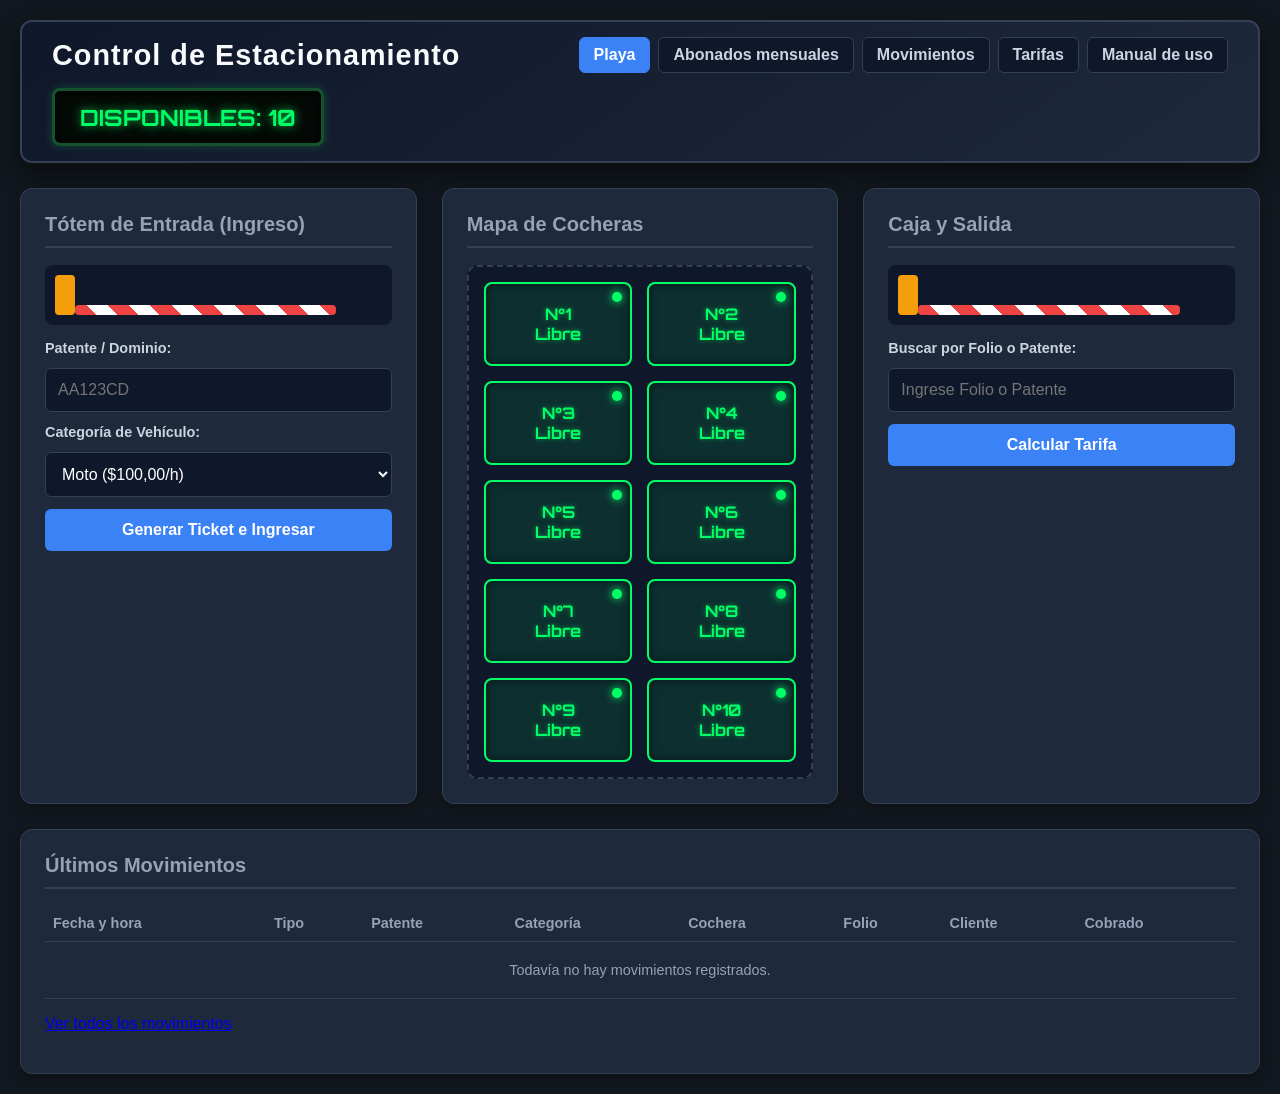
<file: index.html>
<!DOCTYPE html>
<html lang="es">
<head>
  <meta charset="UTF-8">
  <meta name="viewport" content="width=device-width, initial-scale=1.0">
  <title>Sistema de Control de Estacionamiento</title>
  <link rel="stylesheet" href="css/styles.css">
</head>
<body>
  <header>
    <h1>Control de Estacionamiento</h1>
    <nav class="menu">
      <a href="index.html" class="activo">Playa</a>
      <a href="abonados.html">Abonados mensuales</a>
      <a href="movimientos.html">Movimientos</a>
      <a href="tarifas.html">Tarifas</a>
    </nav>
    <div id="pantalla-led" class="led-panel">
      <span>DISPONIBLES: <strong id="cupos-libres">10</strong></span>
    </div>
  </header>

  <div id="mensaje" class="mensaje" style="margin-top:20px;"></div>

  <main class="grid-container">
    <!-- Tótem de Entrada y Barrera -->
    <section class="card">
      <h2>Tótem de Entrada (Ingreso)</h2>
      
      <!-- Barrera Física Visual -->
      <div class="barrera-container">
        <div class="postede-barrera"></div>
        <div id="brazo-barrera" class="brazo-barrera"></div>
      </div>

      <form id="form-ingreso">
        <label>Patente / Dominio:</label>
        <input type="text" id="patente" placeholder="AA123CD" required>

        <label>Categoría de Vehículo:</label>
        <select id="categoria">
          <option value="Moto">Moto ($100/h)</option>
          <option value="Auto">Auto ($350/h)</option>
          <option value="Camioneta">Camioneta / SUV ($500/h)</option>
          <option value="Bus">Bus ($600/h)</option>
        </select>

        <button type="submit">Generar Ticket e Ingresar</button>
      </form>
    </section>

    <!-- Mapa de Cocheras (Diseño Original) -->
    <section class="card">
      <h2>Mapa de Cocheras</h2>
      <div id="mapa-cocheras" class="cocheras-grid"></div>
    </section>

    <!-- Caja y Salida -->
    <section class="card">
      <h2>Caja y Salida</h2>

      <!-- Barrera Física Visual de Salida -->
      <div class="barrera-container">
        <div class="postede-barrera"></div>
        <div id="brazo-barrera-salida" class="brazo-barrera"></div>
      </div>

      <form id="form-salida">
        <label>Buscar por Folio o Patente:</label>
        <input type="text" id="buscar-ticket" placeholder="Ingrese Folio o Patente" required>
        <button type="submit">Calcular Tarifa</button>
      </form>
      <div id="detalle-cobro" class="comprobante"></div>
    </section>

    <section class="card card-ancha">
      <h2>Últimos Movimientos</h2>
      <div class="tabla-scroll">
        <table class="tabla" id="tabla-ultimos">
          <thead>
            <tr>
              <th>Fecha y hora</th><th>Tipo</th><th>Patente</th><th>Categoría</th><th>Cochera</th>
              <th>Folio</th><th>Cliente</th><th>Cobrado</th>
            </tr>
          </thead>
          <tbody></tbody>
        </table>
      </div>
      <p><a href="movimientos.html">Ver todos los movimientos</a></p>
    </section>
  </main>

  <script src="js/api.js"></script>
  <script src="js/app.js"></script>
</body>
</html>
</file>
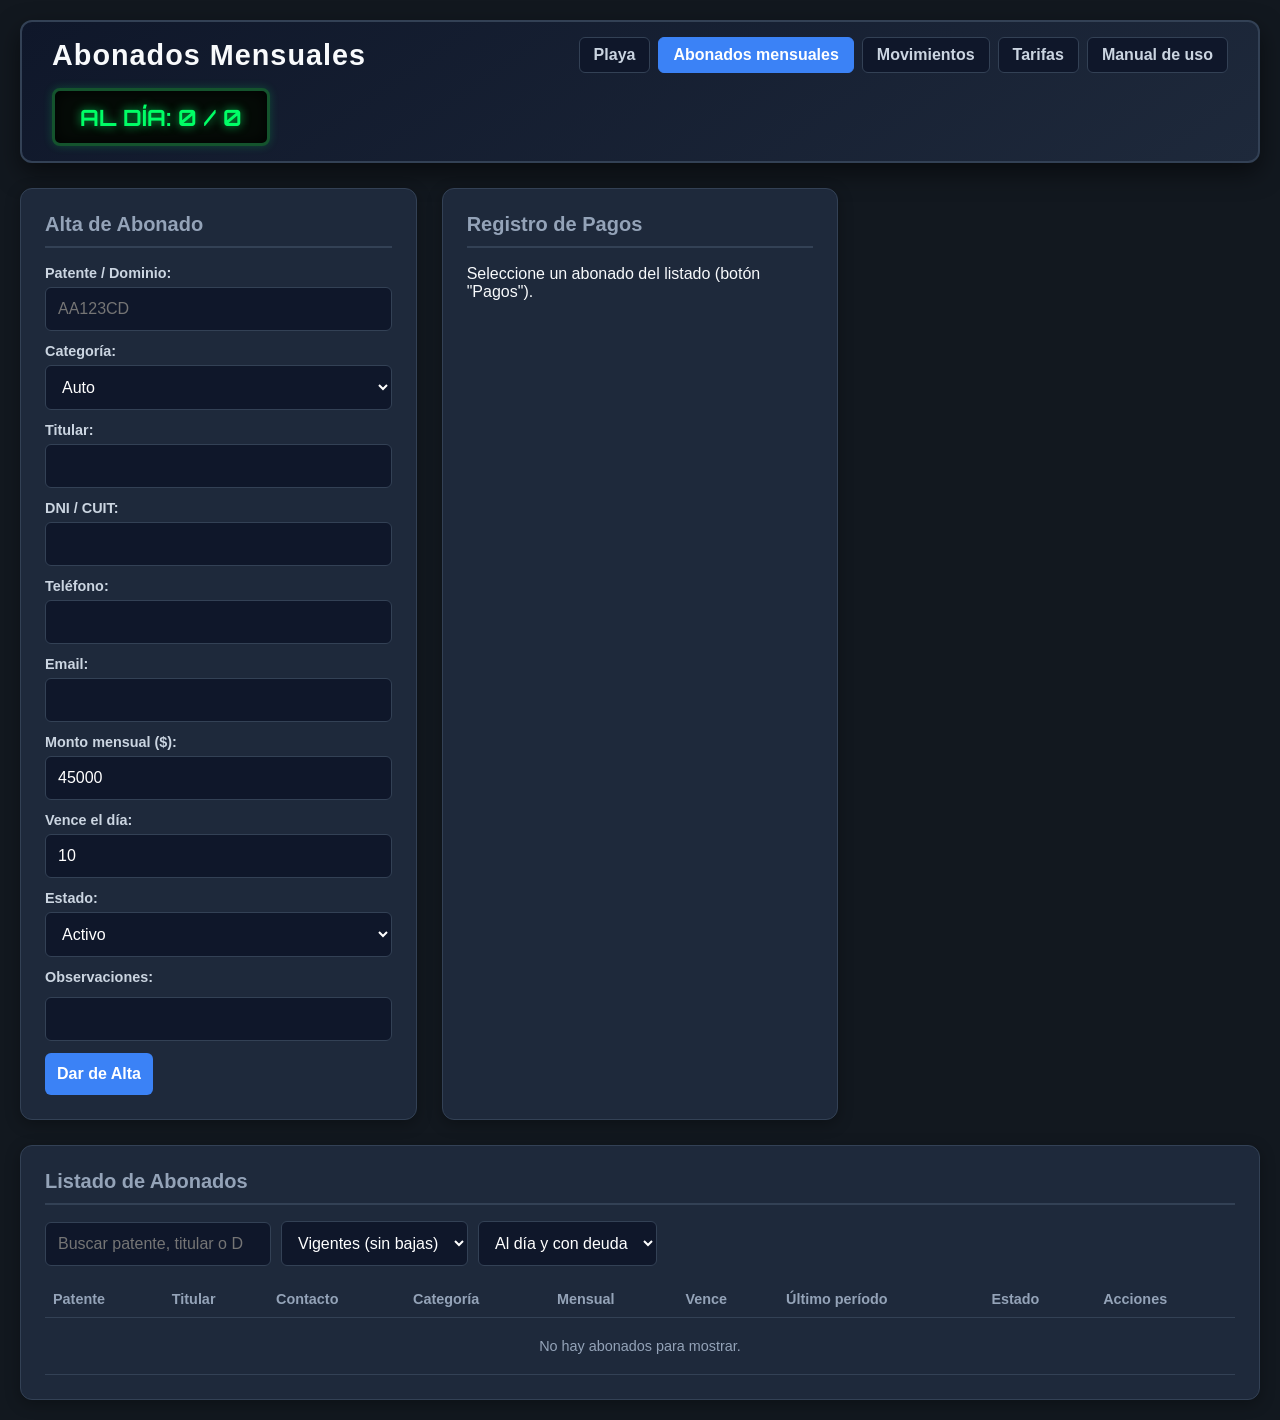
<file: abonados.html>
<!DOCTYPE html>
<html lang="es">
<head>
  <meta charset="UTF-8">
  <meta name="viewport" content="width=device-width, initial-scale=1.0">
  <title>Abonados Mensuales - Control de Estacionamiento</title>
  <link rel="stylesheet" href="css/styles.css">
</head>
<body>
  <header>
    <h1>Abonados Mensuales</h1>
    <nav class="menu">
      <a href="index.html">Playa</a>
      <a href="abonados.html" class="activo">Abonados mensuales</a>
      <a href="movimientos.html">Movimientos</a>
      <a href="tarifas.html">Tarifas</a>
    </nav>
    <div class="led-panel">
      <span>AL DÍA: <strong id="total-al-dia">0</strong> / <strong id="total-activos">0</strong></span>
    </div>
  </header>

  <div id="mensaje" class="mensaje" style="margin-top:20px;"></div>

  <main class="grid-container">
    <!-- Alta / Edición -->
    <section class="card">
      <h2 id="titulo-form">Alta de Abonado</h2>
      <form id="form-abonado">
        <input type="hidden" id="abonado-id">
        <div class="form-grid">
          <div>
            <label for="ab-patente">Patente / Dominio:</label>
            <input type="text" id="ab-patente" placeholder="AA123CD" maxlength="10" required>
          </div>
          <div>
            <label for="ab-categoria">Categoría:</label>
            <select id="ab-categoria">
              <option value="Moto">Moto</option>
              <option value="Auto" selected>Auto</option>
              <option value="Camioneta">Camioneta / SUV</option>
              <option value="Bus">Bus</option>
            </select>
          </div>
          <div>
            <label for="ab-titular">Titular:</label>
            <input type="text" id="ab-titular" maxlength="120" required>
          </div>
          <div>
            <label for="ab-documento">DNI / CUIT:</label>
            <input type="text" id="ab-documento" maxlength="20">
          </div>
          <div>
            <label for="ab-telefono">Teléfono:</label>
            <input type="tel" id="ab-telefono" maxlength="30">
          </div>
          <div>
            <label for="ab-email">Email:</label>
            <input type="email" id="ab-email" maxlength="120">
          </div>
          <div>
            <label for="ab-monto">Monto mensual ($):</label>
            <input type="number" id="ab-monto" min="1" step="0.01" required>
          </div>
          <div>
            <label for="ab-vencimiento">Vence el día:</label>
            <input type="number" id="ab-vencimiento" min="1" max="28" value="10" required>
          </div>
          <div>
            <label for="ab-estado">Estado:</label>
            <select id="ab-estado">
              <option value="activo">Activo</option>
              <option value="suspendido">Suspendido</option>
            </select>
          </div>
        </div>
        <label for="ab-observaciones">Observaciones:</label>
        <input type="text" id="ab-observaciones" maxlength="255">
        <div class="acciones">
          <button type="submit" id="btn-guardar">Dar de Alta</button>
          <button type="button" id="btn-cancelar" class="secundario" hidden>Cancelar edición</button>
        </div>
      </form>
    </section>

    <!-- Pagos del abonado seleccionado -->
    <section class="card">
      <h2>Registro de Pagos</h2>
      <p id="pago-abonado-sel">Seleccione un abonado del listado (botón "Pagos").</p>
      <form id="form-pago" hidden>
        <div class="form-grid">
          <div>
            <label for="pago-periodo">Período:</label>
            <input type="month" id="pago-periodo" required>
          </div>
          <div>
            <label for="pago-monto">Monto ($):</label>
            <input type="number" id="pago-monto" min="1" step="0.01" required>
          </div>
          <div>
            <label for="pago-medio">Medio de pago:</label>
            <select id="pago-medio">
              <option value="efectivo">Efectivo</option>
              <option value="debito">Tarjeta de débito</option>
              <option value="credito">Tarjeta de crédito</option>
              <option value="transferencia">Transferencia</option>
              <option value="mercadopago">Mercado Pago</option>
              <option value="otro">Otro</option>
            </select>
          </div>
          <div>
            <label for="pago-comprobante">N° comprobante:</label>
            <input type="text" id="pago-comprobante" maxlength="40">
          </div>
        </div>
        <button type="submit">Registrar Pago</button>
      </form>

      <div class="tabla-scroll">
        <table class="tabla" id="tabla-pagos" hidden>
          <thead>
            <tr><th>Período</th><th>Monto</th><th>Fecha</th><th>Medio</th><th>Comprob.</th><th></th></tr>
          </thead>
          <tbody></tbody>
        </table>
      </div>
    </section>

    <!-- Listado -->
    <section class="card card-ancha">
      <h2>Listado de Abonados</h2>
      <div class="filtros">
        <input type="search" id="filtro-q" placeholder="Buscar patente, titular o DNI">
        <select id="filtro-estado">
          <option value="vigentes">Vigentes (sin bajas)</option>
          <option value="activo">Activos</option>
          <option value="suspendido">Suspendidos</option>
          <option value="baja">Dados de baja</option>
          <option value="todos">Todos</option>
        </select>
        <select id="filtro-deuda">
          <option value="">Al día y con deuda</option>
          <option value="1">Sólo al día</option>
          <option value="0">Sólo con deuda</option>
        </select>
      </div>
      <div class="tabla-scroll">
        <table class="tabla" id="tabla-abonados">
          <thead>
            <tr>
              <th>Patente</th><th>Titular</th><th>Contacto</th><th>Categoría</th>
              <th>Mensual</th><th>Vence</th><th>Último período</th><th>Estado</th><th>Acciones</th>
            </tr>
          </thead>
          <tbody></tbody>
        </table>
      </div>
    </section>

    <!-- Movimientos del abonado seleccionado -->
    <section class="card card-ancha" id="seccion-mov-abonado" hidden>
      <h2>Últimos Movimientos del Abonado</h2>
      <div class="tabla-scroll">
        <table class="tabla" id="tabla-mov-abonado">
          <thead>
            <tr><th>Fecha y hora</th><th>Tipo</th><th>Cochera</th><th>Folio</th><th>Condición</th><th>Monto</th></tr>
          </thead>
          <tbody></tbody>
        </table>
      </div>
    </section>
  </main>

  <script src="js/api.js"></script>
  <script src="js/abonados.js"></script>
</body>
</html>
</file>
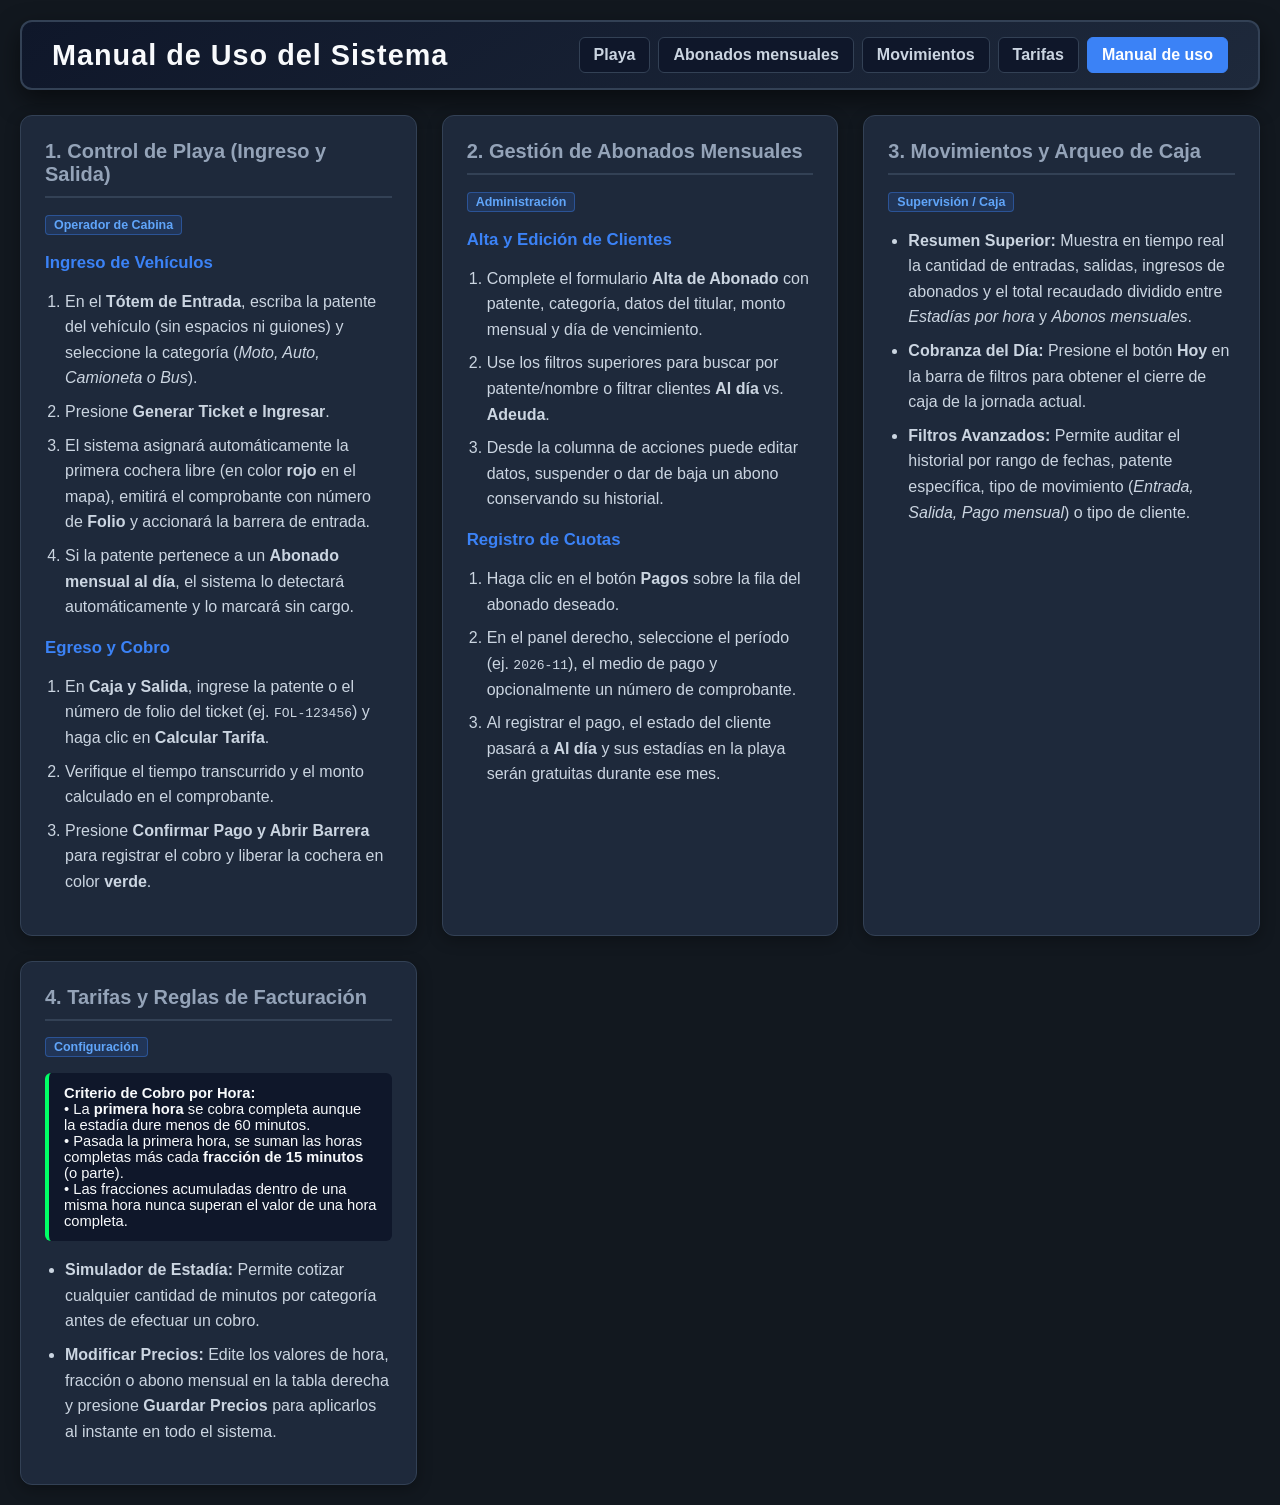
<file: manual.html>
<!DOCTYPE html>
<html lang="es">
<head>
  <meta charset="UTF-8">
  <meta name="viewport" content="width=device-width, initial-scale=1.0">
  <title>Manual de Uso - Control de Estacionamiento</title>
  <link rel="stylesheet" href="css/styles.css">
  <style>
    .manual-seccion h3 {
      color: #3b82f6;
      margin-top: 18px;
      margin-bottom: 8px;
      font-size: 1.05rem;
    }
    .manual-lista {
      padding-left: 20px;
      line-height: 1.6;
      color: #cbd5e1;
    }
    .manual-lista li {
      margin-bottom: 8px;
    }
    .badge-rol {
      display: inline-block;
      padding: 2px 8px;
      border-radius: 4px;
      font-size: 0.78rem;
      font-weight: 700;
      background-color: rgba(59, 130, 246, 0.15);
      color: #60a5fa;
      border: 1px solid rgba(59, 130, 246, 0.4);
    }
    .regla-box {
      background-color: #0f172a;
      border-left: 4px solid #00ff66;
      padding: 12px 15px;
      border-radius: 6px;
      margin: 12px 0;
      font-size: 0.92rem;
    }
  </style>
</head>
<body>
  <header>
    <h1>Manual de Uso del Sistema</h1>
    <nav class="menu">
      <a href="index.html">Playa</a>
      <a href="abonados.html">Abonados mensuales</a>
      <a href="movimientos.html">Movimientos</a>
      <a href="tarifas.html">Tarifas</a>
      <a href="manual.html" class="activo">Manual de uso</a>
    </nav>
  </header>

  <main class="grid-container">
    <!-- Módulo 1: Playa -->
    <section class="card manual-seccion">
      <h2>1. Control de Playa (Ingreso y Salida)</h2>
      <p><span class="badge-rol">Operador de Cabina</span></p>
      
      <h3>Ingreso de Vehículos</h3>
      <ol class="manual-lista">
        <li>En el <strong>Tótem de Entrada</strong>, escriba la patente del vehículo (sin espacios ni guiones) y seleccione la categoría (<em>Moto, Auto, Camioneta o Bus</em>).</li>
        <li>Presione <strong>Generar Ticket e Ingresar</strong>.</li>
        <li>El sistema asignará automáticamente la primera cochera libre (en color <strong>rojo</strong> en el mapa), emitirá el comprobante con número de <strong>Folio</strong> y accionará la barrera de entrada.</li>
        <li>Si la patente pertenece a un <strong>Abonado mensual al día</strong>, el sistema lo detectará automáticamente y lo marcará sin cargo.</li>
      </ol>

      <h3>Egreso y Cobro</h3>
      <ol class="manual-lista">
        <li>En <strong>Caja y Salida</strong>, ingrese la patente o el número de folio del ticket (ej. <code>FOL-123456</code>) y haga clic en <strong>Calcular Tarifa</strong>.</li>
        <li>Verifique el tiempo transcurrido y el monto calculado en el comprobante.</li>
        <li>Presione <strong>Confirmar Pago y Abrir Barrera</strong> para registrar el cobro y liberar la cochera en color <strong>verde</strong>.</li>
      </ol>
    </section>

    <!-- Módulo 2: Abonados Mensuales -->
    <section class="card manual-seccion">
      <h2>2. Gestión de Abonados Mensuales</h2>
      <p><span class="badge-rol">Administración</span></p>

      <h3>Alta y Edición de Clientes</h3>
      <ol class="manual-lista">
        <li>Complete el formulario <strong>Alta de Abonado</strong> con patente, categoría, datos del titular, monto mensual y día de vencimiento.</li>
        <li>Use los filtros superiores para buscar por patente/nombre o filtrar clientes <strong>Al día</strong> vs. <strong>Adeuda</strong>.</li>
        <li>Desde la columna de acciones puede editar datos, suspender o dar de baja un abono conservando su historial.</li>
      </ol>

      <h3>Registro de Cuotas</h3>
      <ol class="manual-lista">
        <li>Haga clic en el botón <strong>Pagos</strong> sobre la fila del abonado deseado.</li>
        <li>En el panel derecho, seleccione el período (ej. <code>2026-11</code>), el medio de pago y opcionalmente un número de comprobante.</li>
        <li>Al registrar el pago, el estado del cliente pasará a <strong>Al día</strong> y sus estadías en la playa serán gratuitas durante ese mes.</li>
      </ol>
    </section>

    <!-- Módulo 3: Movimientos y Caja -->
    <section class="card manual-seccion">
      <h2>3. Movimientos y Arqueo de Caja</h2>
      <p><span class="badge-rol">Supervisión / Caja</span></p>

      <ul class="manual-lista">
        <li><strong>Resumen Superior:</strong> Muestra en tiempo real la cantidad de entradas, salidas, ingresos de abonados y el total recaudado dividido entre <em>Estadías por hora</em> y <em>Abonos mensuales</em>.</li>
        <li><strong>Cobranza del Día:</strong> Presione el botón <strong>Hoy</strong> en la barra de filtros para obtener el cierre de caja de la jornada actual.</li>
        <li><strong>Filtros Avanzados:</strong> Permite auditar el historial por rango de fechas, patente específica, tipo de movimiento (<em>Entrada, Salida, Pago mensual</em>) o tipo de cliente.</li>
      </ul>
    </section>

    <!-- Módulo 4: Tarifas y Reglas de Cobro -->
    <section class="card manual-seccion">
      <h2>4. Tarifas y Reglas de Facturación</h2>
      <p><span class="badge-rol">Configuración</span></p>

      <div class="regla-box">
        <strong>Criterio de Cobro por Hora:</strong><br>
        • La <strong>primera hora</strong> se cobra completa aunque la estadía dure menos de 60 minutos.<br>
        • Pasada la primera hora, se suman las horas completas más cada <strong>fracción de 15 minutos</strong> (o parte).<br>
        • Las fracciones acumuladas dentro de una misma hora nunca superan el valor de una hora completa.
      </div>

      <ul class="manual-lista">
        <li><strong>Simulador de Estadía:</strong> Permite cotizar cualquier cantidad de minutos por categoría antes de efectuar un cobro.</li>
        <li><strong>Modificar Precios:</strong> Edite los valores de hora, fracción o abono mensual en la tabla derecha y presione <strong>Guardar Precios</strong> para aplicarlos al instante en todo el sistema.</li>
      </ul>
    </section>
  </main>
</body>
</html>
</file>
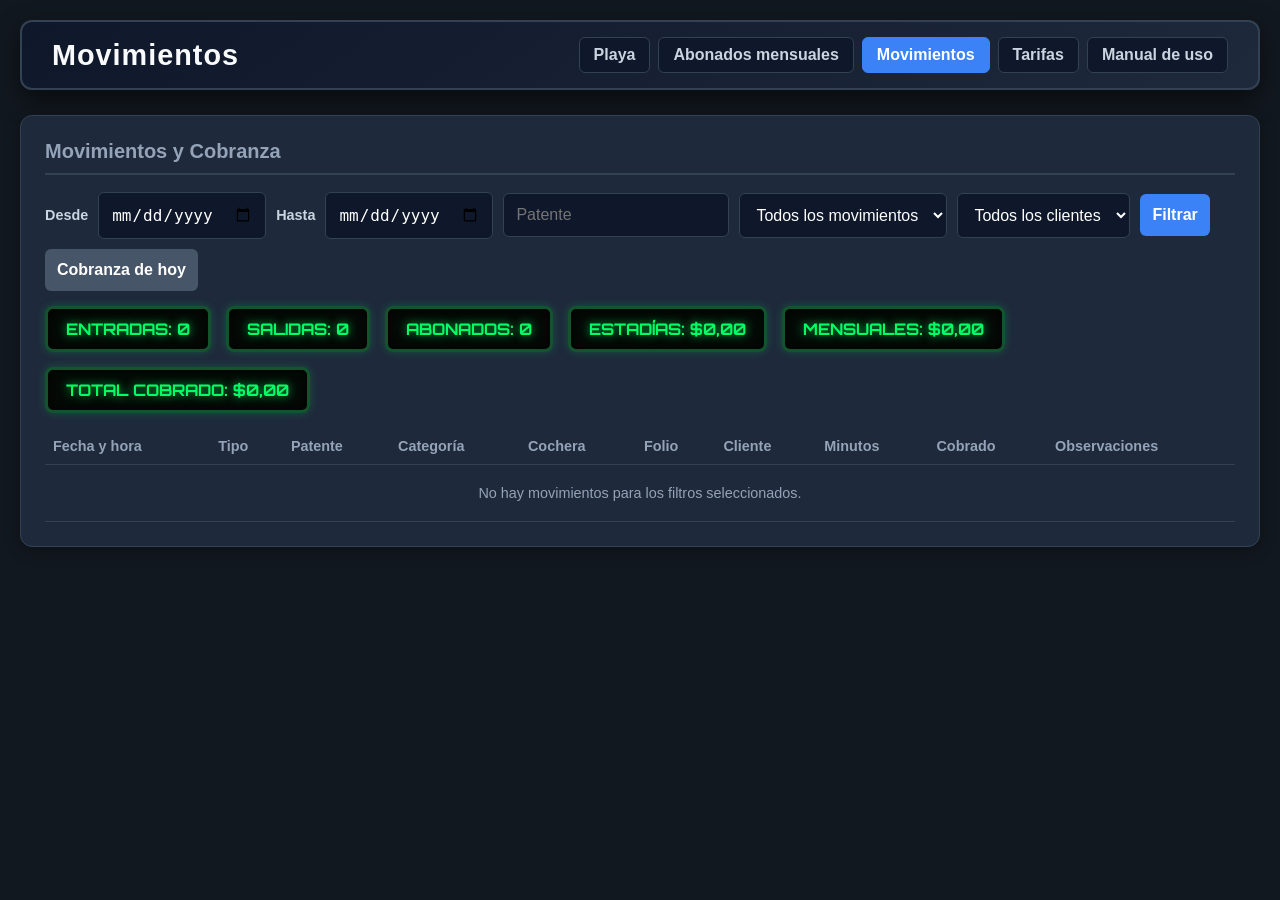
<file: movimientos.html>
<!DOCTYPE html>
<html lang="es">
<head>
  <meta charset="UTF-8">
  <meta name="viewport" content="width=device-width, initial-scale=1.0">
  <title>Movimientos - Control de Estacionamiento</title>
  <link rel="stylesheet" href="css/styles.css">
</head>
<body>
  <header>
    <h1>Movimientos</h1>
    <nav class="menu">
      <a href="index.html">Playa</a>
      <a href="abonados.html">Abonados mensuales</a>
      <a href="movimientos.html" class="activo">Movimientos</a>
      <a href="tarifas.html">Tarifas</a>
    </nav>
  </header>

  <div id="mensaje" class="mensaje" style="margin-top:20px;"></div>

  <main class="grid-container">
    <section class="card card-ancha">
      <h2>Movimientos y Cobranza</h2>
      <form id="form-filtros" class="filtros">
        <label for="f-desde">Desde</label>
        <input type="date" id="f-desde">
        <label for="f-hasta">Hasta</label>
        <input type="date" id="f-hasta">
        <input type="search" id="f-patente" placeholder="Patente">
        <select id="f-tipo">
          <option value="">Todos los movimientos</option>
          <option value="entrada">Sólo entradas</option>
          <option value="salida">Sólo salidas</option>
          <option value="pago">Sólo pagos mensuales</option>
        </select>
        <select id="f-cliente">
          <option value="">Todos los clientes</option>
          <option value="hora">Por hora</option>
          <option value="abonado">Abonados</option>
        </select>
        <button type="submit">Filtrar</button>
        <button type="button" id="btn-hoy" class="secundario">Cobranza de hoy</button>
      </form>

      <div class="resumen">
        <div class="led-panel">ENTRADAS: <strong id="r-entradas">0</strong></div>
        <div class="led-panel">SALIDAS: <strong id="r-salidas">0</strong></div>
        <div class="led-panel">ABONADOS: <strong id="r-abonados">0</strong></div>
        <div class="led-panel">ESTADÍAS: <strong id="r-estadias">$0</strong></div>
        <div class="led-panel">MENSUALES: <strong id="r-mensuales">$0</strong></div>
        <div class="led-panel">TOTAL COBRADO: <strong id="r-recaudado">$0</strong></div>
      </div>

      <div class="tabla-scroll">
        <table class="tabla" id="tabla-movimientos">
          <thead>
            <tr>
              <th>Fecha y hora</th><th>Tipo</th><th>Patente</th><th>Categoría</th><th>Cochera</th>
              <th>Folio</th><th>Cliente</th><th>Minutos</th><th>Cobrado</th><th>Observaciones</th>
            </tr>
          </thead>
          <tbody></tbody>
        </table>
      </div>
    </section>
  </main>

  <script src="js/api.js"></script>
  <script src="js/movimientos.js"></script>
</body>
</html>
</file>
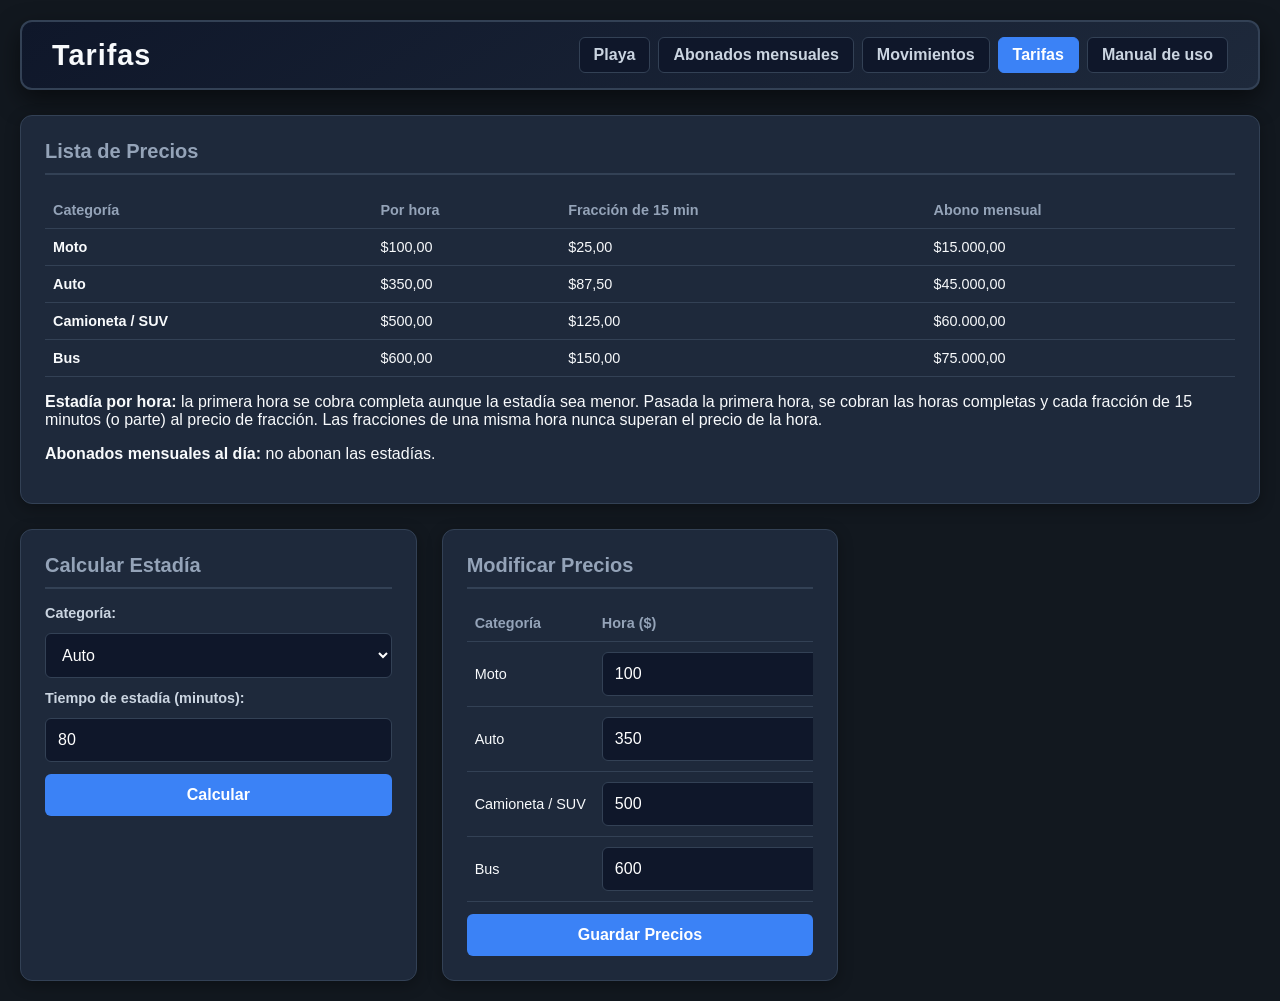
<file: tarifas.html>
<!DOCTYPE html>
<html lang="es">
<head>
  <meta charset="UTF-8">
  <meta name="viewport" content="width=device-width, initial-scale=1.0">
  <title>Tarifas - Control de Estacionamiento</title>
  <link rel="stylesheet" href="css/styles.css">
</head>
<body>
  <header>
    <h1>Tarifas</h1>
    <nav class="menu">
      <a href="index.html">Playa</a>
      <a href="abonados.html">Abonados mensuales</a>
      <a href="movimientos.html">Movimientos</a>
      <a href="tarifas.html" class="activo">Tarifas</a>
    </nav>
  </header>

  <div id="mensaje" class="mensaje" style="margin-top:20px;"></div>

  <main class="grid-container">
    <section class="card card-ancha">
      <h2>Lista de Precios</h2>
      <div class="tabla-scroll">
        <table class="tabla" id="tabla-tarifas">
          <thead>
            <tr><th>Categoría</th><th>Por hora</th><th>Fracción de 15 min</th><th>Abono mensual</th></tr>
          </thead>
          <tbody></tbody>
        </table>
      </div>
      <p>
        <strong>Estadía por hora:</strong> la primera hora se cobra completa aunque la estadía sea menor.
        Pasada la primera hora, se cobran las horas completas y cada fracción de 15 minutos (o parte)
        al precio de fracción. Las fracciones de una misma hora nunca superan el precio de la hora.
      </p>
      <p><strong>Abonados mensuales al día:</strong> no abonan las estadías.</p>
    </section>

    <section class="card">
      <h2>Calcular Estadía</h2>
      <form id="form-simulador">
        <label for="sim-categoria">Categoría:</label>
        <select id="sim-categoria"></select>
        <label for="sim-minutos">Tiempo de estadía (minutos):</label>
        <input type="number" id="sim-minutos" min="1" value="80" required>
        <button type="submit">Calcular</button>
      </form>
      <div id="sim-resultado" class="comprobante"></div>
    </section>

    <section class="card">
      <h2>Modificar Precios</h2>
      <form id="form-tarifas">
        <div class="tabla-scroll">
          <table class="tabla" id="tabla-editar">
            <thead>
              <tr><th>Categoría</th><th>Hora ($)</th><th>Fracción ($)</th><th>Mensual ($)</th></tr>
            </thead>
            <tbody></tbody>
          </table>
        </div>
        <button type="submit">Guardar Precios</button>
      </form>
    </section>
  </main>

  <script src="js/api.js"></script>
  <script src="js/tarifas.js"></script>
</body>
</html>
</file>
<file: css/styles.css>
@import url('https://fonts.googleapis.com/css2?family=Orbitron:wght@500;700;900&family=Segoe+UI:wght@400;600;700&display=swap');

:root {
  --bg-dark: #12181f;
  --panel-bg: #1e293b;
  --led-green: #00ff66;
  --led-red: #ff3344;
  --border-color: #334155;
  --accent-blue: #3b82f6;
}

body {
  font-family: 'Segoe UI', Tahoma, Geneva, Verdana, sans-serif;
  margin: 0;
  padding: 20px;
  background-color: var(--bg-dark);
  color: #f8fafc;
}

header {
  display: flex;
  justify-content: space-between;
  align-items: center;
  background: linear-gradient(145deg, #0f172a, #1e293b);
  border: 2px solid var(--border-color);
  padding: 15px 30px;
  border-radius: 12px;
  box-shadow: 0 10px 25px rgba(0, 0, 0, 0.5);
}

header h1 {
  margin: 0;
  font-size: 1.8rem;
  letter-spacing: 1px;
}

.led-panel {
  background-color: #050b07;
  color: var(--led-green);
  padding: 12px 25px;
  font-family: 'Orbitron', monospace;
  font-size: 1.4rem;
  font-weight: 700;
  border: 3px solid #14532d;
  border-radius: 8px;
  text-shadow: 0 0 10px rgba(0, 255, 102, 0.7);
  box-shadow: inset 0 0 15px rgba(0, 0, 0, 0.9), 0 0 10px rgba(0, 255, 102, 0.2);
}

.grid-container {
  display: grid;
  grid-template-columns: repeat(auto-fit, minmax(320px, 1fr));
  gap: 25px;
  margin-top: 25px;
}

.card {
  background-color: var(--panel-bg);
  padding: 24px;
  border-radius: 12px;
  border: 1px solid var(--border-color);
  box-shadow: 0 4px 15px rgba(0, 0, 0, 0.3);
}

.card h2 {
  margin-top: 0;
  font-size: 1.25rem;
  border-bottom: 2px solid var(--border-color);
  padding-bottom: 10px;
  color: #94a3b8;
}

/* Animación y diseño de Barrera */
.barrera-container {
  position: relative;
  width: 100%;
  height: 60px;
  margin-bottom: 15px;
  background-color: #0f172a;
  border-radius: 8px;
  overflow: hidden;
  display: flex;
  align-items: flex-end;
  padding: 10px;
  box-sizing: border-box;
}

.postede-barrera {
  width: 20px;
  height: 40px;
  background-color: #f59e0b;
  border-radius: 4px;
  z-index: 2;
}

.brazo-barrera {
  width: 80%;
  height: 10px;
  background: repeating-linear-gradient(
    45deg,
    #ef4444,
    #ef4444 15px,
    #ffffff 15px,
    #ffffff 30px
  );
  transform-origin: left center;
  transition: transform 1s ease-in-out;
  border-radius: 4px;
}

.brazo-barrera.abierta {
  transform: rotate(-75deg);
}

form {
  display: flex;
  flex-direction: column;
  gap: 12px;
}

label {
  font-size: 0.9rem;
  font-weight: 600;
  color: #cbd5e1;
}

input, select {
  padding: 12px;
  font-size: 1rem;
  border-radius: 6px;
  border: 1px solid var(--border-color);
  background-color: #0f172a;
  color: white;
}

input:focus, select:focus {
  outline: 2px solid var(--accent-blue);
}

button {
  background-color: var(--accent-blue);
  color: white;
  padding: 12px;
  font-size: 1rem;
  font-weight: 700;
  border: none;
  border-radius: 6px;
  cursor: pointer;
  transition: all 0.2s ease;
}

button:hover {
  background-color: #2563eb;
  transform: translateY(-1px);
}

/* Cocheras en Cuadrícula Estilo Original */
.cocheras-grid {
  display: grid;
  grid-template-columns: repeat(2, 1fr);
  gap: 15px;
  margin-top: 15px;
  background-color: #0f172a;
  padding: 15px;
  border-radius: 10px;
  border: 2px dashed #334155;
}

.cochera {
  padding: 20px 10px;
  text-align: center;
  font-weight: 700;
  border-radius: 8px;
  font-family: 'Orbitron', monospace;
  position: relative;
  transition: transform 0.2s;
  box-shadow: inset 0 0 10px rgba(0,0,0,0.5);
  white-space: pre-line;
}

.cochera:hover {
  transform: scale(1.02);
}

.cochera.libre {
  background-color: rgba(0, 255, 102, 0.1);
  color: var(--led-green);
  border: 2px solid var(--led-green);
  text-shadow: 0 0 5px rgba(0, 255, 102, 0.5);
}

.cochera.ocupada {
  background-color: rgba(255, 51, 68, 0.1);
  color: var(--led-red);
  border: 2px solid var(--led-red);
  text-shadow: 0 0 5px rgba(255, 51, 68, 0.5);
}

.cochera::before {
  content: '';
  display: block;
  width: 10px;
  height: 10px;
  border-radius: 50%;
  position: absolute;
  top: 8px;
  right: 8px;
}

.cochera.libre::before {
  background-color: var(--led-green);
  box-shadow: 0 0 8px var(--led-green);
}

.cochera.ocupada::before {
  background-color: var(--led-red);
  box-shadow: 0 0 8px var(--led-red);
}

.comprobante {
  margin-top: 20px;
  padding: 20px;
  background-color: #fffde7;
  color: #1e293b;
  font-family: 'Courier New', Courier, monospace;
  border-radius: 4px;
  border-left: 5px solid #f59e0b;
  box-shadow: 0 4px 10px rgba(0,0,0,0.4);
}

.comprobante:empty {
  display: none;
}

.comprobante h3 {
  margin-top: 0;
  text-align: center;
  border-bottom: 2px dashed #000;
  padding-bottom: 8px;
}

[hidden] {
  display: none !important;
}

header {
  flex-wrap: wrap;
  gap: 15px;
}

/* Menú de navegación entre módulos */
.menu {
  display: flex;
  gap: 8px;
  flex-wrap: wrap;
}

.menu a {
  color: #cbd5e1;
  text-decoration: none;
  font-weight: 600;
  padding: 8px 14px;
  border-radius: 6px;
  border: 1px solid var(--border-color);
  background-color: #0f172a;
}

.menu a:hover,
.menu a.activo {
  background-color: var(--accent-blue);
  border-color: var(--accent-blue);
  color: white;
}

/* Módulos de abonados y movimientos */
.card-ancha {
  grid-column: 1 / -1;
}

.form-grid {
  display: grid;
  grid-template-columns: repeat(auto-fit, minmax(180px, 1fr));
  gap: 12px;
  align-items: end;
}

.form-grid > div {
  display: flex;
  flex-direction: column;
  gap: 6px;
}

.acciones {
  display: flex;
  gap: 10px;
  flex-wrap: wrap;
}

button.secundario {
  background-color: #475569;
}

button.secundario:hover {
  background-color: #334155;
}

button.peligro {
  background-color: #dc2626;
}

button.peligro:hover {
  background-color: #b91c1c;
}

button.chico {
  padding: 6px 10px;
  font-size: 0.85rem;
}

.filtros {
  display: flex;
  flex-direction: row;
  gap: 10px;
  flex-wrap: wrap;
  align-items: center;
  margin-bottom: 15px;
}

.tabla-scroll {
  overflow-x: auto;
}

.tabla {
  width: 100%;
  border-collapse: collapse;
  font-size: 0.9rem;
}

.tabla th,
.tabla td {
  padding: 10px 8px;
  border-bottom: 1px solid var(--border-color);
  text-align: left;
  white-space: nowrap;
}

.tabla th {
  color: #94a3b8;
  font-weight: 600;
}

.tabla tbody tr:hover {
  background-color: rgba(59, 130, 246, 0.08);
}

.tabla tr.seleccionado {
  background-color: rgba(59, 130, 246, 0.18);
}

.tabla .vacio {
  text-align: center;
  color: #94a3b8;
  padding: 20px;
}

.estado {
  display: inline-block;
  padding: 3px 10px;
  border-radius: 999px;
  font-size: 0.8rem;
  font-weight: 700;
}

.estado.ok {
  background-color: rgba(0, 255, 102, 0.12);
  color: var(--led-green);
}

.estado.deuda {
  background-color: rgba(255, 51, 68, 0.15);
  color: var(--led-red);
}

.estado.neutro {
  background-color: rgba(148, 163, 184, 0.15);
  color: #cbd5e1;
}

.resumen {
  display: flex;
  gap: 15px;
  flex-wrap: wrap;
  margin-bottom: 15px;
}

.resumen .led-panel {
  font-size: 1rem;
  padding: 10px 18px;
}

.mensaje {
  padding: 10px 14px;
  border-radius: 6px;
  margin-bottom: 12px;
}

.mensaje:empty {
  display: none;
}

.mensaje.error {
  background-color: rgba(255, 51, 68, 0.15);
  color: #fecaca;
  border: 1px solid var(--led-red);
}

.mensaje.exito {
  background-color: rgba(0, 255, 102, 0.1);
  color: #bbf7d0;
  border: 1px solid #14532d;
}
</file>
